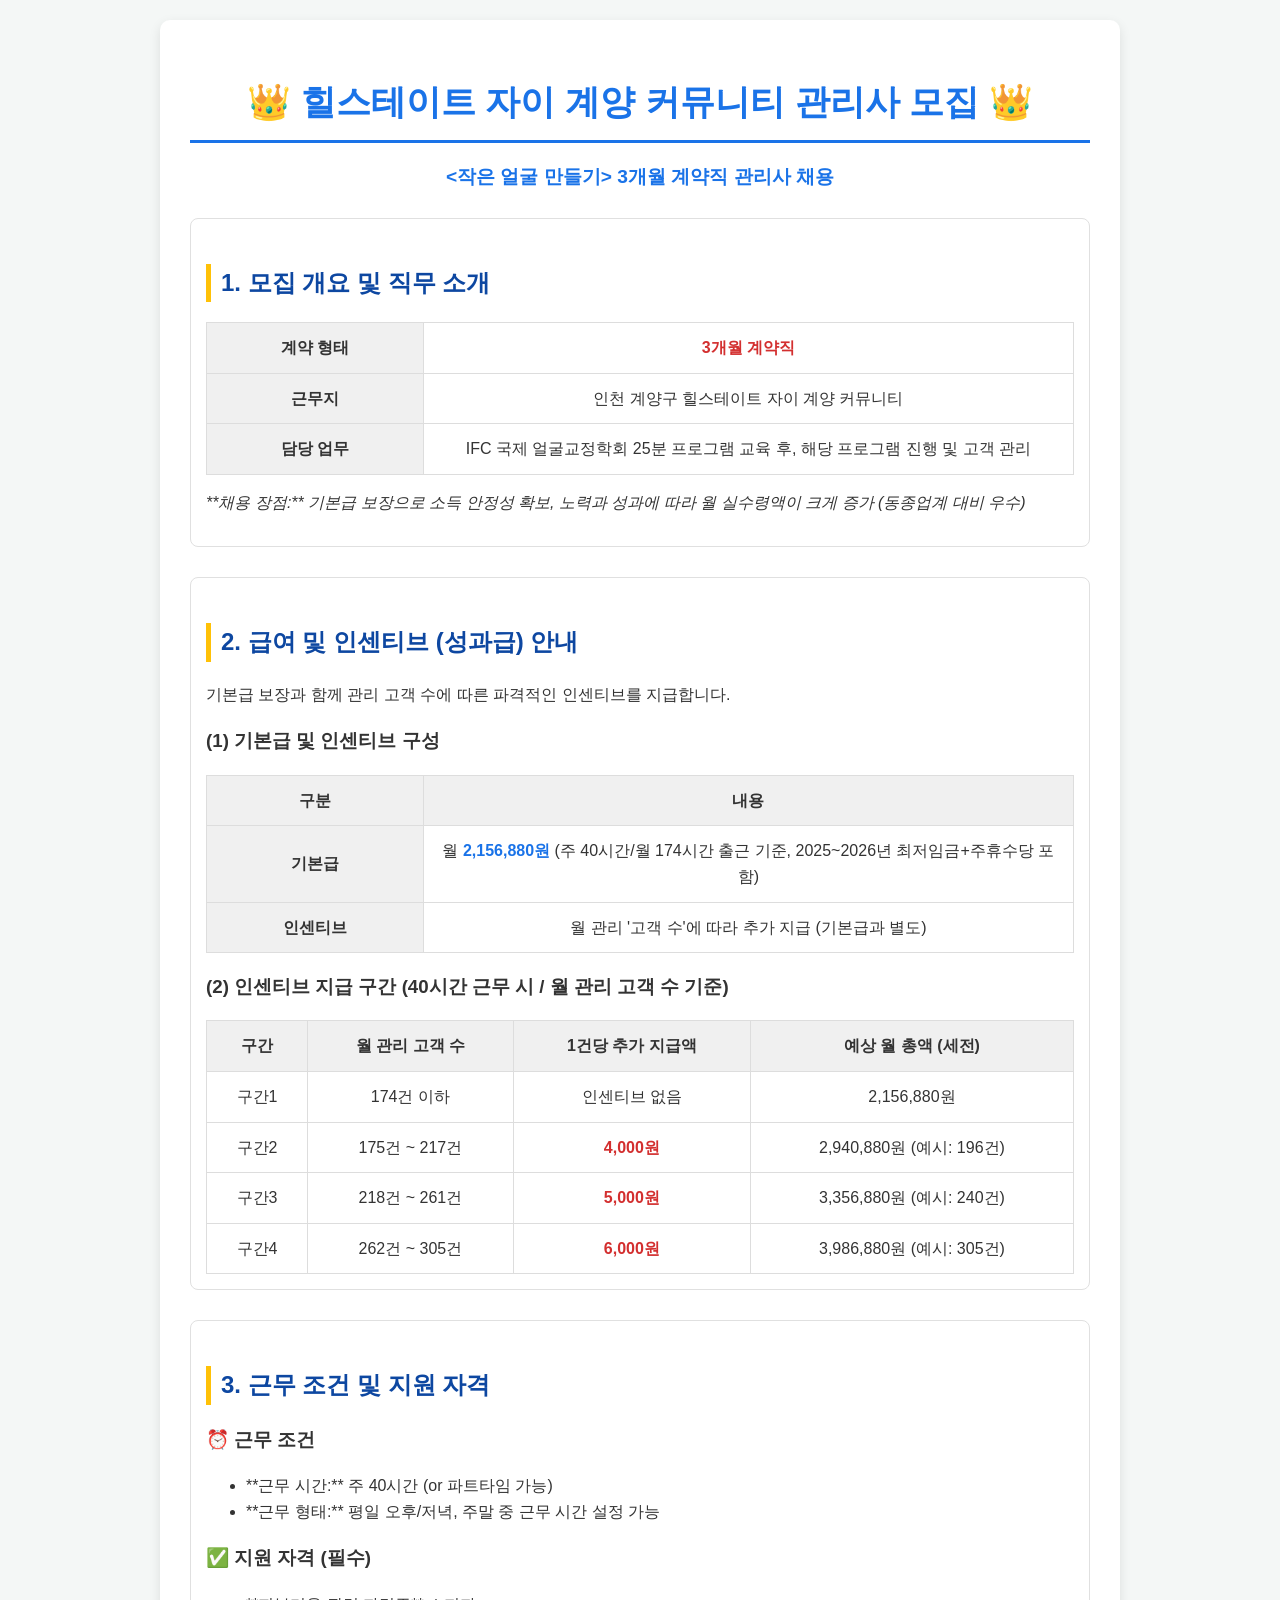
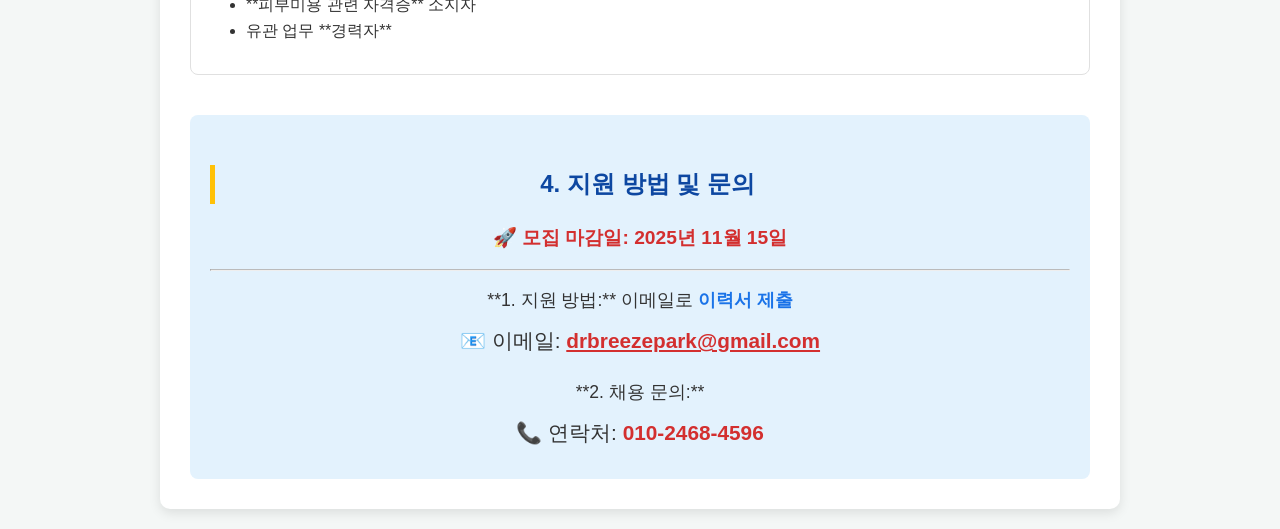
<file: 222.html>
<!DOCTYPE html>
<html lang="ko">
<head>
    <meta charset="UTF-8">
    <meta name="viewport" content="width=device-width, initial-scale=1.0">
    <title>힐스테이트 자이 계양 관리사 모집 공고 (3개월 계약직)</title>
    <style>
        /* 기본 스타일 설정 */
        body {
            font-family: 'Malgun Gothic', '맑은 고딕', sans-serif;
            line-height: 1.6;
            color: #333;
            background-color: #f4f7f6;
            margin: 0;
            padding: 20px;
        }

        /* 컨테이너 및 중앙 정렬 */
        .container {
            max-width: 900px;
            margin: 0 auto;
            background-color: #ffffff;
            padding: 30px;
            border-radius: 10px;
            box-shadow: 0 4px 12px rgba(0, 0, 0, 0.1);
        }

        /* 제목 스타일 */
        h1 {
            color: #1a73e8; /* 구글 블루 계열 */
            text-align: center;
            font-size: 2.2em;
            margin-bottom: 5px;
            border-bottom: 3px solid #1a73e8;
            padding-bottom: 10px;
        }

        h2 {
            color: #0d47a1;
            font-size: 1.5em;
            margin-top: 30px;
            padding-left: 10px;
            border-left: 5px solid #ffc107; /* 강조색 */
        }

        /* 섹션별 스타일 */
        .section {
            margin-bottom: 30px;
            padding: 15px;
            border: 1px solid #e0e0e0;
            border-radius: 8px;
        }

        /* 테이블 스타일 */
        table {
            width: 100%;
            border-collapse: collapse;
            margin-top: 15px;
        }

        th, td {
            border: 1px solid #ddd;
            padding: 12px;
            text-align: center;
        }

        th {
            background-color: #f0f0f0;
            color: #333;
            font-weight: bold;
        }
        
        /* 강조 텍스트 */
        .highlight {
            color: #d32f2f; /* 빨간색 계열 */
            font-weight: bold;
        }

        .primary-text {
            color: #1a73e8;
            font-weight: bold;
        }

        /* 지원 정보 섹션 */
        .apply-info {
            text-align: center;
            background-color: #e3f2fd;
            padding: 20px;
            border-radius: 8px;
            margin-top: 40px;
        }

        .apply-info p {
            font-size: 1.1em;
            margin: 10px 0;
        }
    </style>
</head>
<body>
    <div class="container">
        <h1>👑 힐스테이트 자이 계양 커뮤니티 관리사 모집 👑</h1>
        <p style="text-align: center; font-size: 1.2em; color: #555; margin-bottom: 25px;">
            <strong class="primary-text">&lt;작은 얼굴 만들기&gt; 3개월 계약직 관리사 채용</strong>
        </p>

        <div class="section">
            <h2>1. 모집 개요 및 직무 소개</h2>
            <table>
                <tr>
                    <th style="width: 25%;">계약 형태</th>
                    <td><span class="highlight">3개월 계약직</span></td>
                </tr>
                <tr>
                    <th>근무지</th>
                    <td>인천 계양구 힐스테이트 자이 계양 커뮤니티</td>
                </tr>
                <tr>
                    <th>담당 업무</th>
                    <td>IFC 국제 얼굴교정학회 25분 프로그램 교육 후, 해당 프로그램 진행 및 고객 관리</td>
                </tr>
            </table>
            <p style="margin-top: 15px; font-style: italic;">
                **채용 장점:** 기본급 보장으로 소득 안정성 확보, 노력과 성과에 따라 월 실수령액이 크게 증가 (동종업계 대비 우수)
            </p>
        </div>

        <div class="section">
            <h2>2. 급여 및 인센티브 (성과급) 안내</h2>
            <p>기본급 보장과 함께 관리 고객 수에 따른 파격적인 인센티브를 지급합니다. </p>
            
            <h3>(1) 기본급 및 인센티브 구성</h3>
            <table>
                <tr>
                    <th style="width: 25%;">구분</th>
                    <th>내용</th>
                </tr>
                <tr>
                    <th>기본급</th>
                    <td>월 <span class="primary-text">2,156,880원</span> (주 40시간/월 174시간 출근 기준, 2025~2026년 최저임금+주휴수당 포함)</td>
                </tr>
                <tr>
                    <th>인센티브</th>
                    <td>월 관리 '고객 수'에 따라 추가 지급 (기본급과 별도)</td>
                </tr>
            </table>

            <h3>(2) 인센티브 지급 구간 (40시간 근무 시 / 월 관리 고객 수 기준)</h3>
            <table>
                <tr>
                    <th>구간</th>
                    <th>월 관리 고객 수</th>
                    <th>1건당 추가 지급액</th>
                    <th>예상 월 총액 (세전)</th>
                </tr>
                <tr>
                    <td>구간1</td>
                    <td>174건 이하</td>
                    <td>인센티브 없음</td>
                    <td>2,156,880원</td>
                </tr>
                <tr>
                    <td>구간2</td>
                    <td>175건 ~ 217건</td>
                    <td><span class="highlight">4,000원</span> </td>
                    <td>2,940,880원 (예시: 196건)</td>
                </tr>
                <tr>
                    <td>구간3</td>
                    <td>218건 ~ 261건</td>
                    <td><span class="highlight">5,000원</span></td>
                    <td>3,356,880원 (예시: 240건)</td>
                </tr>
                <tr>
                    <td>구간4</td>
                    <td>262건 ~ 305건</td>
                    <td><span class="highlight">6,000원</span></td>
                    <td>3,986,880원 (예시: 305건)</td>
                </tr>
            </table>
        </div>

        <div class="section">
            <h2>3. 근무 조건 및 지원 자격</h2>
            
            <h3>⏰ 근무 조건</h3>
            <ul>
                <li>**근무 시간:** 주 40시간 (or 파트타임 가능)</li>
                <li>**근무 형태:** 평일 오후/저녁, 주말 중 근무 시간 설정 가능</li>
            </ul>

            <h3>✅ 지원 자격 (필수)</h3>
            <ul>
                <li>**피부미용 관련 자격증** 소지자</li>
                <li>유관 업무 **경력자**</li>                
            </ul>
        </div>

        <div class="apply-info">
            <h2>4. 지원 방법 및 문의</h2>
            <p style="color: #d32f2f; font-weight: bold; font-size: 1.2em;">
                🚀 모집 마감일: <span class="highlight">2025년 11월 15일</span>
            </p>
            <hr style="border-top: 1px solid #bbb; margin: 15px auto;">
            <p>
                **1. 지원 방법:** 이메일로 <strong class="primary-text">이력서 제출</strong>
            </p>
            <p style="font-size: 1.3em; margin-bottom: 20px;">
                📧 이메일: <a href="mailto:drbreezepark@gmail.com" class="highlight">drbreezepark@gmail.com</a>
            </p>
            <p>
                **2. 채용 문의:**
            </p>
            <p style="font-size: 1.3em;">
                📞 연락처: <strong class="highlight">010-2468-4596</strong>
            </p>
        </div>

    </div>
</body>
</html>
</file>
